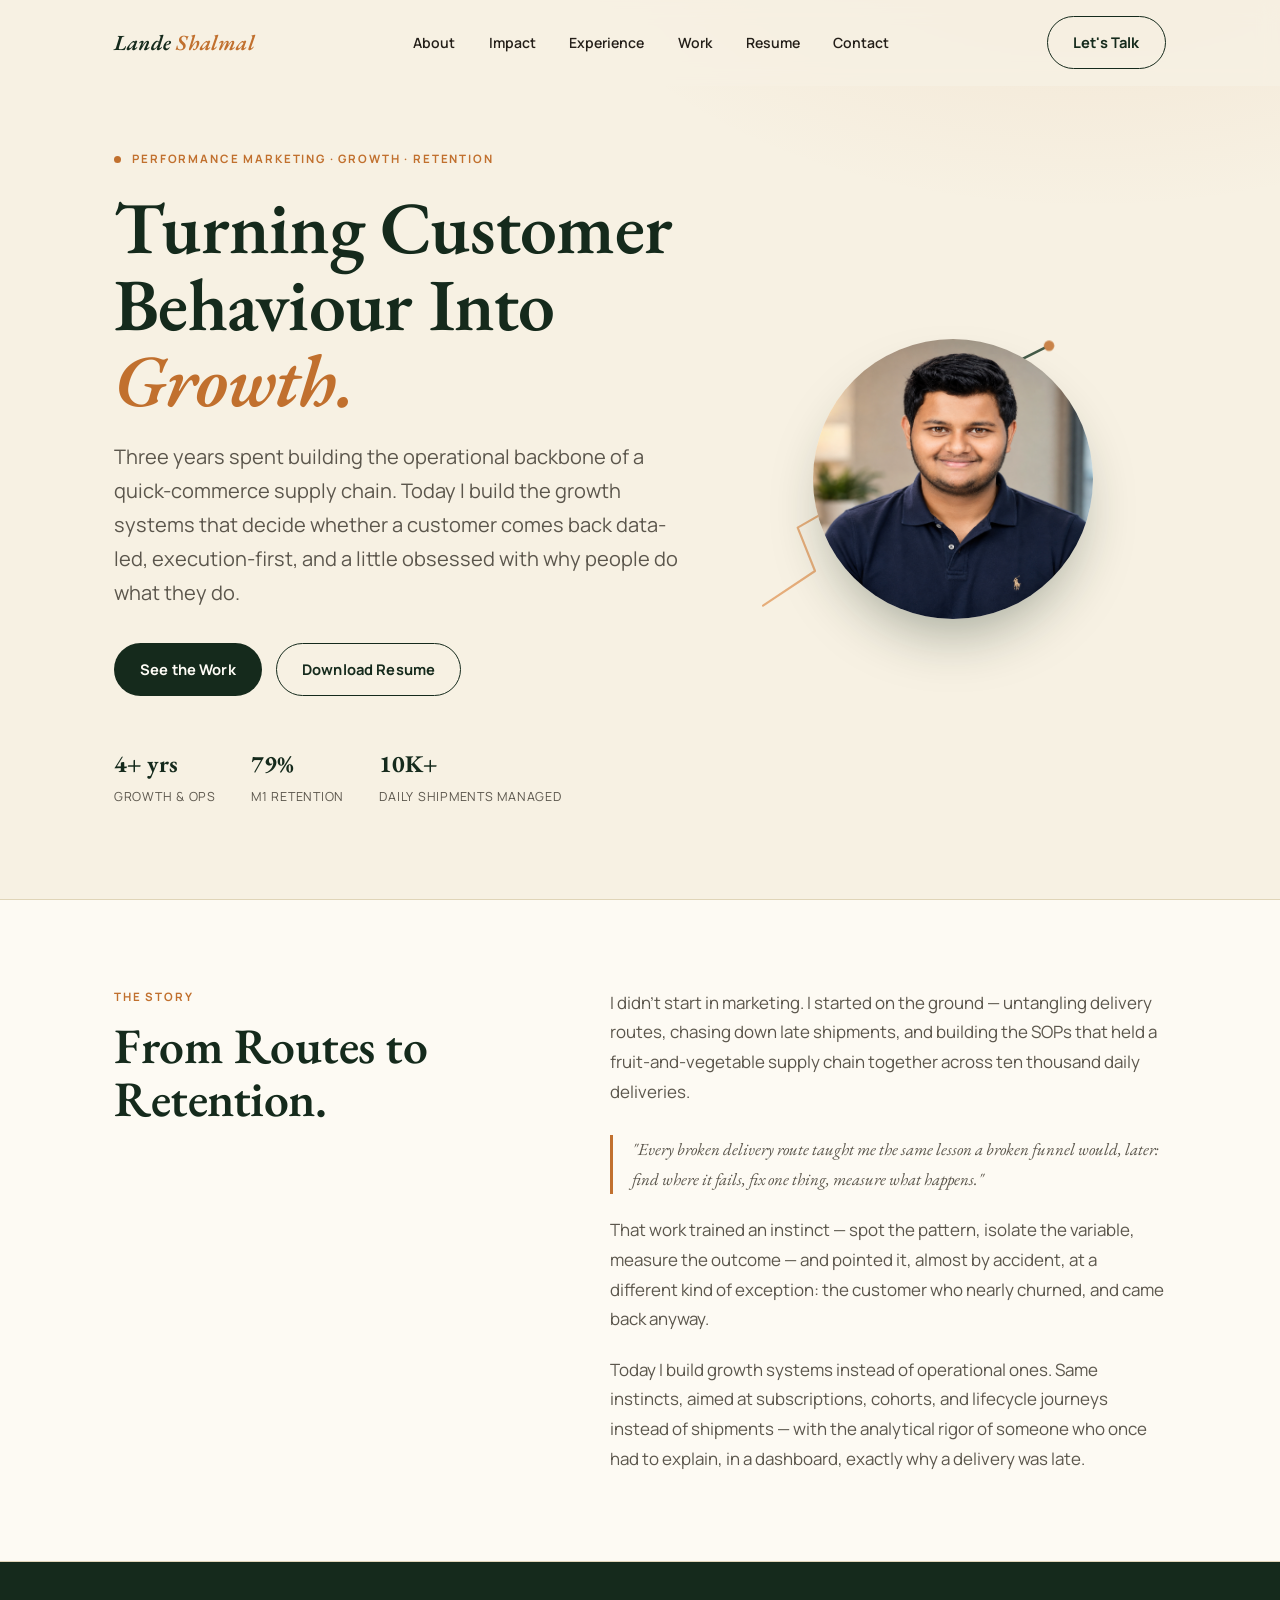
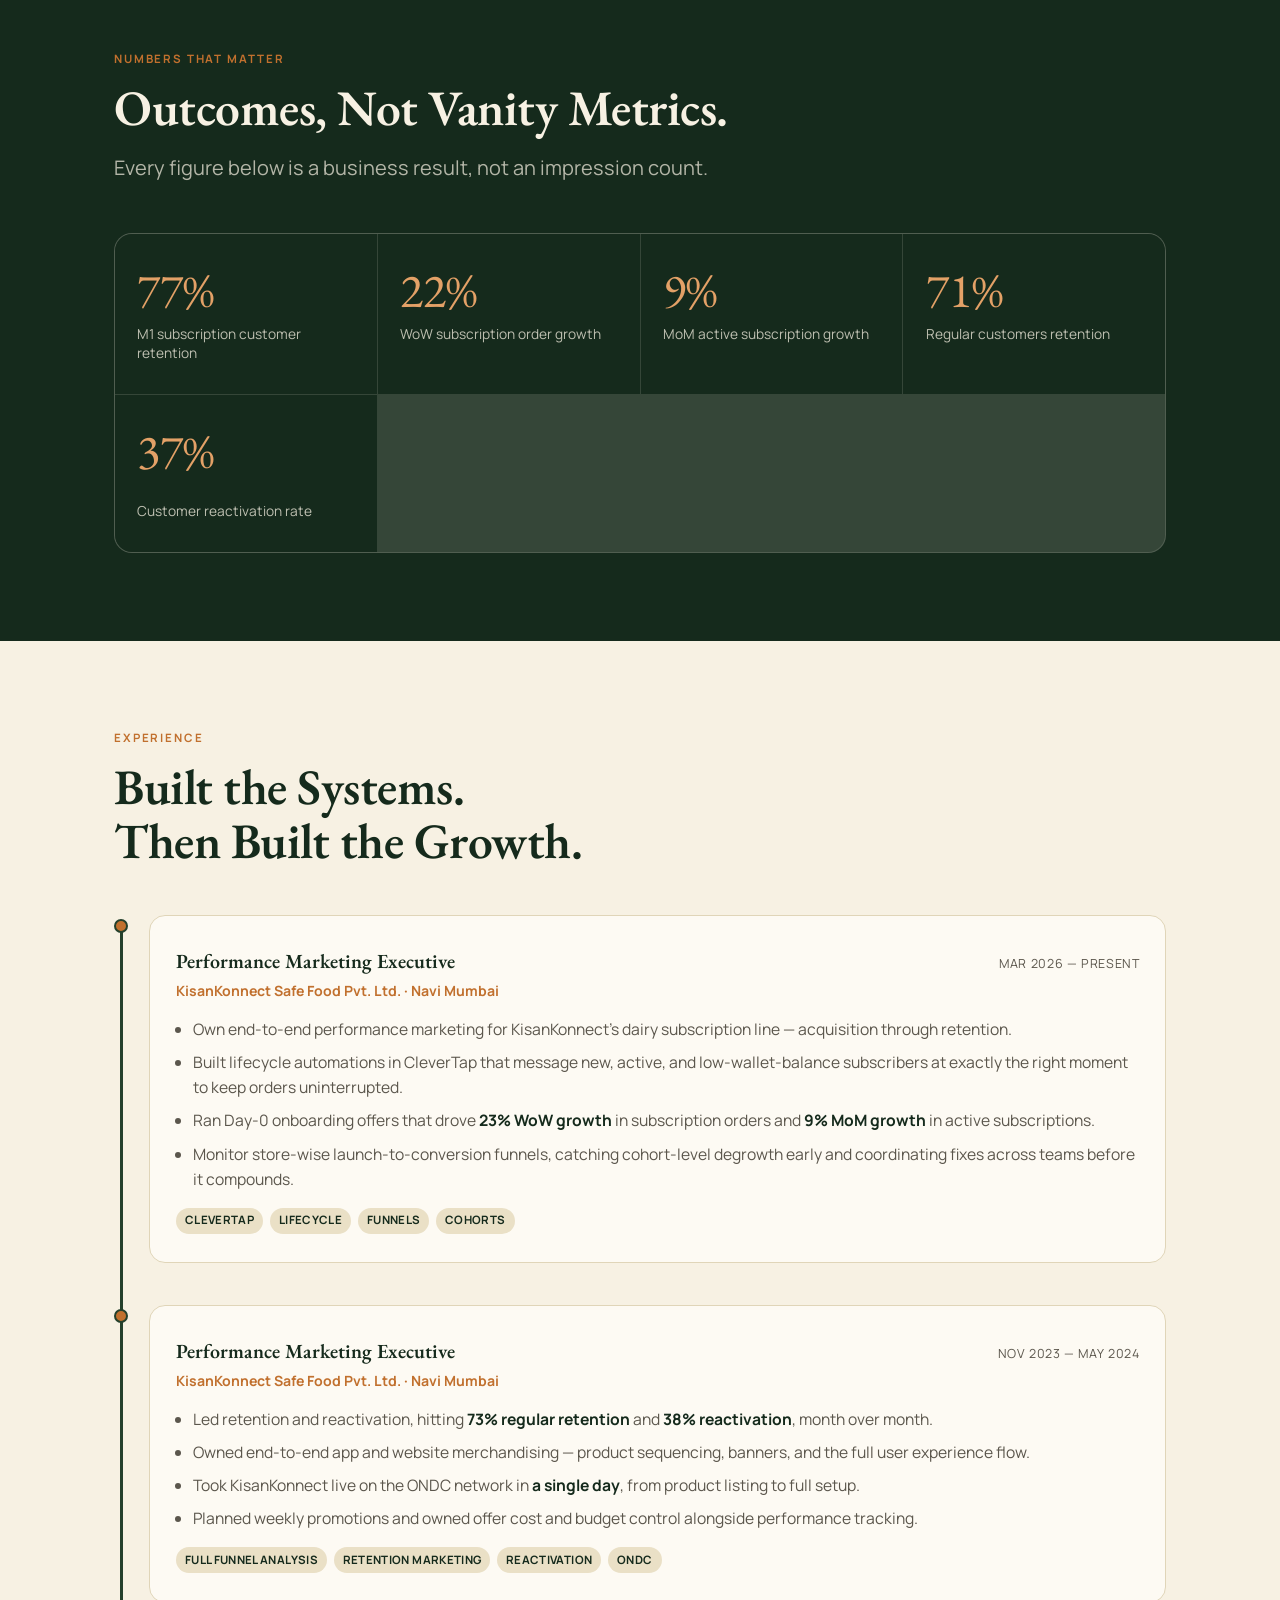
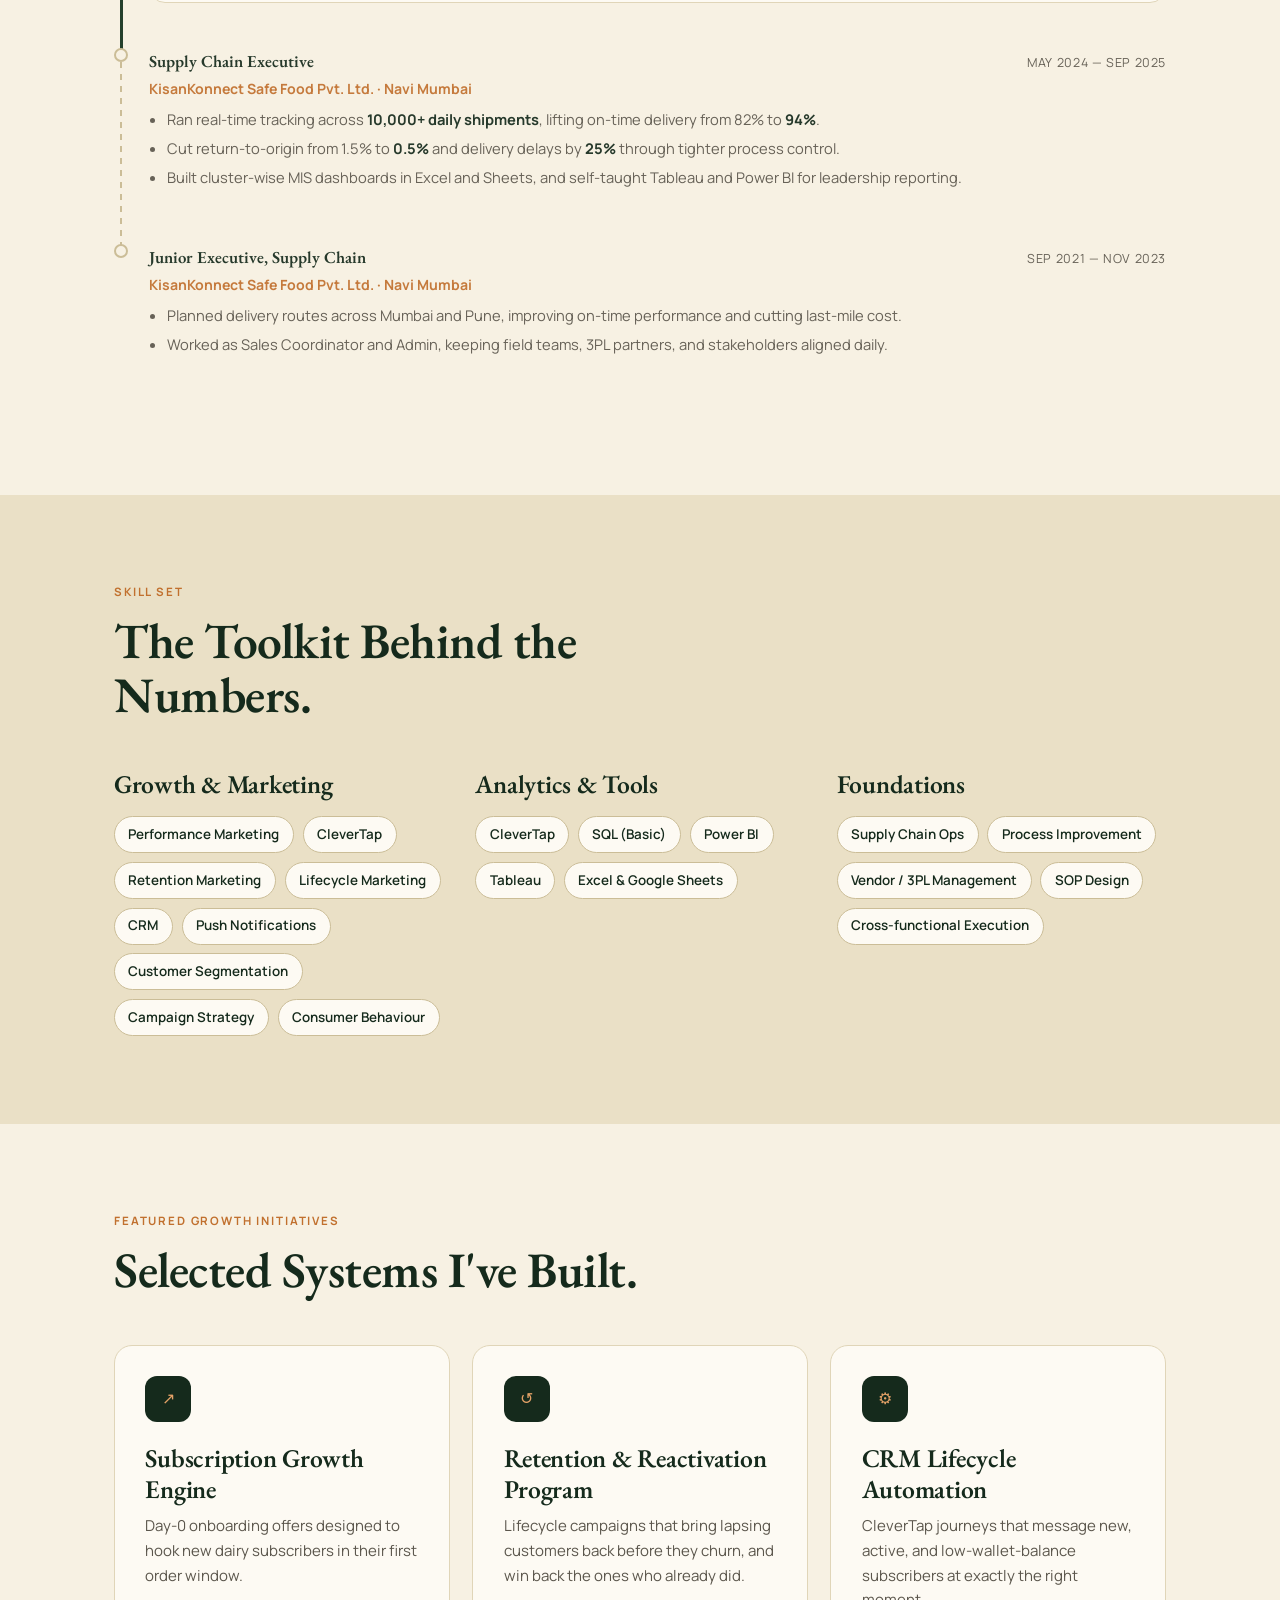
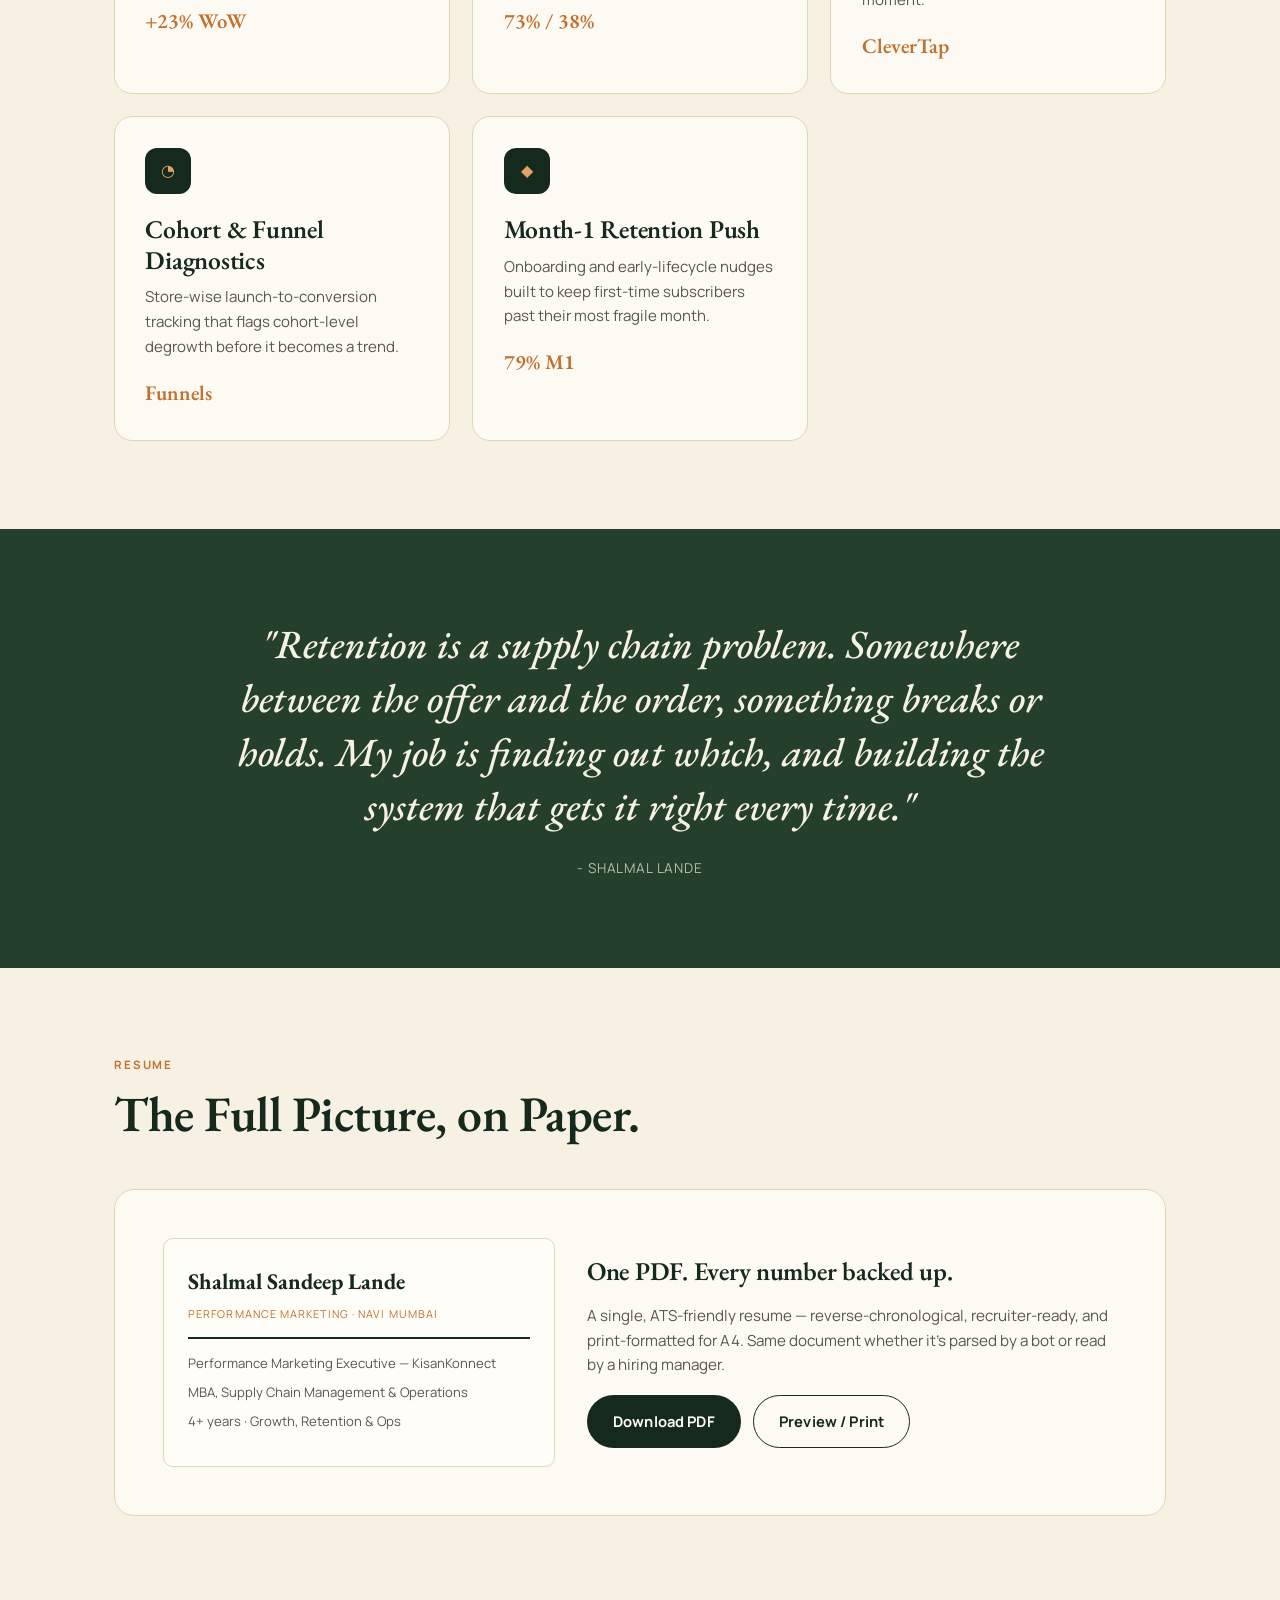
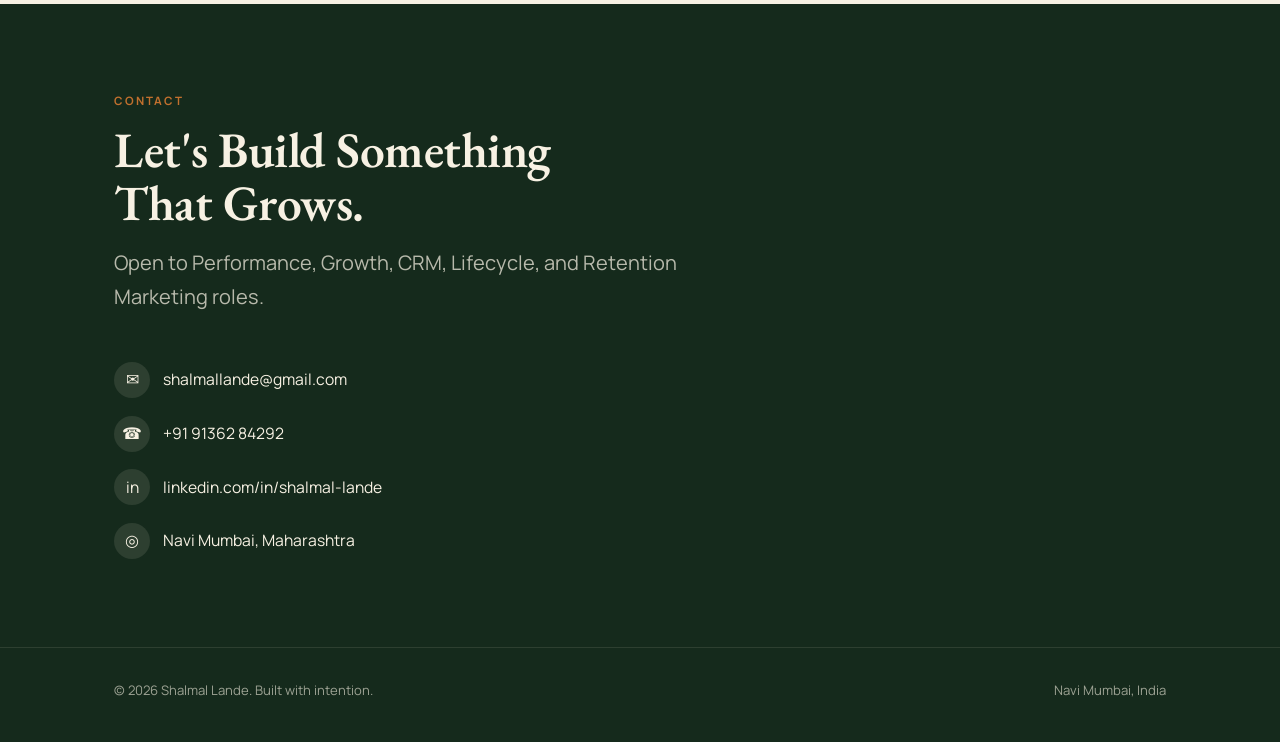
<file: index.html>
<!DOCTYPE html>
<html lang="en">
<head>
<meta charset="UTF-8" />
<meta name="viewport" content="width=device-width, initial-scale=1.0" />
<title>Shalmal Lande — Performance Marketing &amp; Growth</title>
<meta name="description" content="Shalmal Lande is a Performance Marketing professional building retention, lifecycle and growth systems — grounded in four years of supply-chain execution." />

<!-- Open Graph -->
<meta property="og:title" content="Shalmal Lande — Building Growth Through Data" />
<meta property="og:description" content="Performance Marketing professional specializing in retention, lifecycle marketing and CRM automation." />
<meta property="og:type" content="website" />
<meta property="og:locale" content="en_IN" />

<!-- Twitter -->
<meta name="twitter:card" content="summary_large_image" />
<meta name="twitter:title" content="Shalmal Lande — Building Growth Through Data" />
<meta name="twitter:description" content="Performance Marketing professional specializing in retention, lifecycle marketing and CRM automation." />

<!-- Structured data -->
<script type="application/ld+json">
{
  "@context": "https://schema.org",
  "@type": "Person",
  "name": "Shalmal Sandeep Lande",
  "jobTitle": "Performance Marketing Executive",
  "worksFor": { "@type": "Organization", "name": "KisanKonnect Safe Food Private Limited" },
  "address": { "@type": "PostalAddress", "addressLocality": "Navi Mumbai", "addressRegion": "Maharashtra", "addressCountry": "IN" },
  "email": "mailto:shalmallande@gmail.com",
  "sameAs": ["https://www.linkedin.com/in/shalmal-lande-428341118/"]
}
</script>

<link rel="icon" href="data:image/svg+xml,%3Csvg xmlns='http://www.w3.org/2000/svg' viewBox='0 0 64 64'%3E%3Crect width='64' height='64' rx='14' fill='%2324402E'/%3E%3Cpath d='M14 40 L24 24 L32 34 L50 16' stroke='%23C1702E' stroke-width='4' fill='none' stroke-linecap='round' stroke-linejoin='round'/%3E%3C/svg%3E" />

<link rel="preconnect" href="https://fonts.googleapis.com" />
<link rel="preconnect" href="https://fonts.gstatic.com" crossorigin />
<link href="https://fonts.googleapis.com/css2?family=EB+Garamond:ital,wght@0,400;0,500;0,600;0,700;1,500;1,600&family=Manrope:wght@400;500;600;700;800&display=swap" rel="stylesheet" />

<style>
/* ============================================================
   TOKENS
   ============================================================ */
:root{
  --ivory:#F7F1E3;
  --ivory-deep:#EFE6D2;
  --paper:#FDFAF3;
  --forest:#24402C;
  --forest-deep:#152A1C;
  --forest-mid:#33553B;
  --beige:#EAE0C6;
  --ember:#C1702E;
  --ember-soft:#E3A167;
  --charcoal:#241F19;
  --charcoal-soft:#5B564C;
  --hairline:#E0D5B8;
  --hairline-strong:#CBBD97;
  --white:#FFFDF7;

  --display:'EB Garamond', Georgia, serif;
  --body:'Manrope', -apple-system, BlinkMacSystemFont, sans-serif;

  --container:1180px;
  --edge: clamp(20px, 6vw, 64px);
  --ease: cubic-bezier(.16,.84,.44,1);
}

*,*::before,*::after{box-sizing:border-box;}
html{scroll-behavior:smooth;}
@media (prefers-reduced-motion: reduce){
  html{scroll-behavior:auto;}
  *,*::before,*::after{animation-duration:0.001ms !important; animation-iteration-count:1 !important; transition-duration:0.001ms !important; scroll-behavior:auto !important;}
}
body{
  margin:0;
  font-family:var(--body);
  background:var(--ivory);
  color:var(--charcoal);
  line-height:1.6;
  -webkit-font-smoothing:antialiased;
  overflow-x:hidden;
}
img,svg{display:block; max-width:100%;}
a{color:inherit;}
button{font-family:inherit;}
::selection{background:var(--ember-soft); color:var(--forest-deep);}

.container{
  width:100%;
  max-width:var(--container);
  margin:0 auto;
  padding-left:var(--edge);
  padding-right:var(--edge);
}
.eyebrow{
  font-family:var(--body);
  font-size:.72rem;
  font-weight:700;
  letter-spacing:.16em;
  text-transform:uppercase;
  color:var(--ember);
}
h1,h2,h3{
  font-family:var(--display);
  font-weight:600;
  margin:0;
  color:var(--forest-deep);
  letter-spacing:-0.01em;
}
h2{ font-size:clamp(2rem, 4.4vw, 3.1rem); line-height:1.08; }
h3{ font-size:clamp(1.25rem, 2vw, 1.6rem); line-height:1.2; }
p{ margin:0; }
.lede{ font-size:clamp(1.05rem, 1.6vw, 1.25rem); color:var(--charcoal-soft); line-height:1.7; }

.italic-accent{ font-style:italic; color:var(--ember); }

/* Buttons */
.btn{
  display:inline-flex;
  align-items:center;
  gap:.5em;
  font-family:var(--body);
  font-weight:700;
  font-size:.92rem;
  letter-spacing:.01em;
  padding:.95em 1.7em;
  border-radius:100px;
  border:1.5px solid transparent;
  cursor:pointer;
  text-decoration:none;
  transition:transform .35s var(--ease), background .3s ease, color .3s ease, border-color .3s ease;
  will-change:transform;
}
.btn-primary{ background:var(--forest-deep); color:var(--white); }
.btn-primary:hover{ background:var(--forest); }
.btn-ghost{ background:transparent; color:var(--forest-deep); border-color:var(--forest-deep); }
.btn-ghost:hover{ background:var(--forest-deep); color:var(--white); }
.btn-on-dark{ background:var(--ember); color:var(--white); }
.btn-on-dark:hover{ background:var(--ember-soft); }
.btn-ghost-on-dark{ background:transparent; color:var(--ivory); border-color:rgba(247,241,227,.4); }
.btn-ghost-on-dark:hover{ background:rgba(247,241,227,.12); border-color:var(--ivory); }

/* Reveal-on-scroll */
.reveal{ opacity:0; transform:translateY(28px); transition:opacity .8s var(--ease), transform .8s var(--ease); }
.reveal.in-view{ opacity:1; transform:translateY(0); }
.reveal-stagger > *{ opacity:0; transform:translateY(24px); transition:opacity .7s var(--ease), transform .7s var(--ease); }
.reveal-stagger.in-view > *{ opacity:1; transform:translateY(0); }
.reveal-stagger.in-view > *:nth-child(1){transition-delay:.02s;}
.reveal-stagger.in-view > *:nth-child(2){transition-delay:.09s;}
.reveal-stagger.in-view > *:nth-child(3){transition-delay:.16s;}
.reveal-stagger.in-view > *:nth-child(4){transition-delay:.23s;}
.reveal-stagger.in-view > *:nth-child(5){transition-delay:.30s;}
.reveal-stagger.in-view > *:nth-child(6){transition-delay:.37s;}
.reveal-stagger.in-view > *:nth-child(7){transition-delay:.44s;}
.reveal-stagger.in-view > *:nth-child(8){transition-delay:.51s;}

/* ============================================================
   SCROLL PROGRESS + CURSOR GLOW + BACK TO TOP
   ============================================================ */
#scroll-progress{
  position:fixed; top:0; left:0; height:3px; width:0%;
  background:var(--ember); z-index:9999; transition:width .1s linear;
}
#cursor-glow{
  position:fixed; top:0; left:0; width:420px; height:420px;
  border-radius:50%; pointer-events:none; z-index:1;
  background:radial-gradient(circle, rgba(193,112,46,.10) 0%, rgba(193,112,46,0) 70%);
  transform:translate(-50%,-50%); opacity:0; transition:opacity .4s ease;
}
#back-to-top{
  position:fixed; right:20px; bottom:20px; z-index:500;
  width:46px; height:46px; border-radius:50%;
  background:var(--forest-deep); color:var(--ivory);
  border:none; cursor:pointer; display:flex; align-items:center; justify-content:center;
  opacity:0; visibility:hidden; transform:translateY(10px);
  transition:opacity .3s ease, transform .3s ease, visibility .3s;
  box-shadow:0 8px 24px rgba(21,42,28,.25);
}
#back-to-top.show{ opacity:1; visibility:visible; transform:translateY(0); }

/* ============================================================
   NAV
   ============================================================ */
header.nav{
  position:fixed; top:0; left:0; right:0; z-index:1000;
  background:rgba(247,241,227,.82);
  backdrop-filter:blur(10px);
  border-bottom:1px solid transparent;
  transition:border-color .3s ease, background .3s ease;
}
header.nav.scrolled{ border-bottom-color:var(--hairline); }
.nav-inner{
  display:flex; align-items:center; justify-content:space-between;
  padding-top:16px; padding-bottom:16px;
}
.logo{
  font-family:var(--display); font-style:italic; font-weight:600;
  font-size:1.35rem; color:var(--forest-deep); text-decoration:none; letter-spacing:.01em;
}
.logo span{ color:var(--ember); }
.nav-links{ display:none; gap:2.1rem; list-style:none; margin:0; padding:0; align-items:center; }
.nav-links a{
  font-size:.88rem; font-weight:600; text-decoration:none; color:var(--charcoal);
  position:relative; padding-bottom:3px;
}
.nav-links a::after{
  content:""; position:absolute; left:0; right:100%; bottom:0; height:1.5px; background:var(--ember);
  transition:right .3s var(--ease);
}
.nav-links a:hover::after{ right:0; }
.nav-cta{ display:none; }
.nav-toggle{
  background:none; border:none; cursor:pointer; padding:6px; display:flex; flex-direction:column; gap:5px;
}
.nav-toggle span{ width:24px; height:2px; background:var(--forest-deep); border-radius:2px; transition:transform .3s ease, opacity .3s ease; }
.nav-toggle.open span:nth-child(1){ transform:translateY(7px) rotate(45deg); }
.nav-toggle.open span:nth-child(2){ opacity:0; }
.nav-toggle.open span:nth-child(3){ transform:translateY(-7px) rotate(-45deg); }

.mobile-menu{
  position:fixed; inset:0; background:var(--forest-deep); z-index:998;
  display:flex; flex-direction:column; justify-content:center; padding:0 var(--edge);
  transform:translateY(-100%); transition:transform .5s var(--ease); 
}
.mobile-menu.open{ transform:translateY(0); }
.mobile-menu ul{ list-style:none; margin:0; padding:0; display:flex; flex-direction:column; gap:1.1rem; }
.mobile-menu a{
  font-family:var(--display); font-size:2.1rem; color:var(--ivory); text-decoration:none; font-weight:500;
}
.mobile-menu .mm-cta{ margin-top:2rem; }

@media (min-width:900px){
  .nav-links{ display:flex; }
  .nav-cta{ display:inline-flex; }
  .nav-toggle{ display:none; }
}

/* ============================================================
   HERO
   ============================================================ */

.hero{
  position:relative; padding:150px 0 90px; overflow:hidden;
  background:
    radial-gradient(ellipse 900px 500px at 85% -10%, rgba(193,112,46,.10), transparent 60%),
    var(--ivory);


}
.hero-grid{ display:grid; gap:2.4rem; align-items:center; }
.hero-kicker{ display:flex; align-items:center; gap:.7rem; margin-bottom:1.3rem; }
.hero-kicker .dot{ width:7px; height:7px; border-radius:50%; background:var(--ember); }
.hero h1{
  font-size:clamp(2.5rem, 7vw, 4.6rem);
  line-height:1.04;
}
.hero .lede{ margin-top:1.3rem; max-width:52ch; }
.hero-ctas{ display:flex; flex-wrap:wrap; gap:.9rem; margin-top:2.1rem; }
.hero-meta{
  display:flex; gap:2.2rem; margin-top:3rem; flex-wrap:wrap;
}
.hero-meta div{ }
.hero-meta strong{ display:block; font-family:var(--display); font-size:1.5rem; color:var(--forest-deep); }
.hero-meta span{ font-size:.78rem; color:var(--charcoal-soft); text-transform:uppercase; letter-spacing:.06em; }

.hero-visual{ position:relative; min-height:280px; }
.hero-avatar{
  width:min(280px, 60vw); aspect-ratio:1; border-radius:50%;
  margin:0 auto;
  background:linear-gradient(155deg, var(--forest-mid), var(--forest-deep));
  display:flex; align-items:center; justify-content:center;
  font-family:var(--display); font-style:italic; font-size:5rem; color:var(--ivory);
  position:relative; z-index:2;
  box-shadow:0 30px 60px -20px rgba(21,42,28,.4);

}
.route-svg{ position:absolute; inset:-10% -10% auto -10%; height:130%; width:120%; z-index:1; opacity:.85; }
.route-path{
  fill:none; stroke:var(--ember-soft); stroke-width:2.5; stroke-linecap:round; stroke-linejoin:round;
  stroke-dasharray:6 10;
}
.route-path.grow{ stroke:var(--forest); stroke-width:3; stroke-dasharray:none; }
.route-draw{ stroke-dasharray:1000; stroke-dashoffset:1000; animation:draw 2.6s var(--ease) forwards .3s; }
.route-draw2{ stroke-dasharray:1000; stroke-dashoffset:1000; animation:draw 2.6s var(--ease) forwards .9s; }
@keyframes draw{ to{ stroke-dashoffset:0; } }
.route-dot{ fill:var(--ember); opacity:0; animation:dotpop .4s ease forwards 2.6s; }
@keyframes dotpop{ to{opacity:1;} }

@media (min-width:900px){
  .hero-grid{ grid-template-columns:1.15fr .85fr; gap:3rem; }



/* ============================================================
   SECTION shells
   ============================================================ */
section{ padding:88px 0; position:relative; }
.section-head{ max-width:640px; margin-bottom:3rem; }
.section-head .eyebrow{ margin-bottom:.8rem; display:block; }

/* ABOUT */
.about{ background:var(--paper); border-top:1px solid var(--hairline); border-bottom:1px solid var(--hairline); }
.about-grid{ display:grid; gap:2.6rem; }
.about-copy p{ margin-bottom:1.3rem; color:var(--charcoal-soft); font-size:1.06rem; line-height:1.75; }
.about-copy p:last-child{ margin-bottom:0; }
.pull{
  border-left:3px solid var(--ember); padding-left:1.2rem; margin:1.8rem 0;
  font-family:var(--display); font-style:italic; font-size:1.25rem; color:var(--forest-deep);
}
@media (min-width:900px){
  .about-grid{ grid-template-columns:.9fr 1.1fr; }
}

/* NUMBERS */
.numbers{ background:var(--forest-deep); color:var(--ivory); }
.numbers h2, .numbers .section-head p{ color:var(--ivory); }
.numbers .section-head p{ color:rgba(247,241,227,.7); }
.kpi-grid{
  display:grid; grid-template-columns:repeat(2,1fr); gap:1px;
  background:rgba(247,241,227,.14); border:1px solid rgba(247,241,227,.14); border-radius:18px; overflow:hidden;
}
.kpi-card{ background:var(--forest-deep); padding:2rem 1.4rem; text-align:left; }
.kpi-num{
  font-family:var(--display); font-size:clamp(2.1rem, 4vw, 3rem); color:var(--ember-soft); line-height:1;
  display:flex; align-items:baseline; gap:.15em;
}
.kpi-label{ margin-top:.6rem; font-size:.86rem; color:rgba(247,241,227,.75); line-height:1.4; }
.kpi-rto{ grid-column:1 / 1; display:flex; align-items:baseline; gap:1rem; flex-wrap:wrap; }
.kpi-rto .arrow{ color:var(--ember-soft); font-family:var(--display); font-size:1.6rem; }
@media (min-width:700px){
  .kpi-grid{ grid-template-columns:repeat(4,1fr); }
}

/* EXPERIENCE */
.timeline{ position:relative; }
.tl-item{ position:relative; padding-left:2.2rem; padding-bottom:2.6rem; }
.tl-item::before{ /* spine */
  content:""; position:absolute; left:6px; top:6px; bottom:-6px; width:2px; background:var(--hairline-strong);
}
.tl-item:last-child::before{ display:none; }
.tl-item::after{ /* dot */
  content:""; position:absolute; left:0; top:4px; width:14px; height:14px; border-radius:50%;
  background:var(--ivory); border:2.5px solid var(--hairline-strong);
}
.tl-item.role-marketing::before{ background:var(--forest); width:3px; left:5.5px; }
.tl-item.role-marketing::after{ border-color:var(--forest); background:var(--ember); }
.tl-item.role-supply::before{ background:repeating-linear-gradient(to bottom, var(--hairline-strong) 0 6px, transparent 6px 12px); }

.tl-card{ }
.tl-card.emph{
  background:var(--paper); border:1px solid var(--hairline); border-radius:16px; padding:1.8rem 1.6rem;
}
.tl-card.muted{ padding:0.2rem 0 0.2rem 0; opacity:.92; }
.tl-top{ display:flex; flex-wrap:wrap; align-items:baseline; justify-content:space-between; gap:.4rem; margin-bottom:.2rem;}
.tl-role{ font-family:var(--display); font-weight:600; font-size:1.25rem; color:var(--forest-deep); }
.tl-card.muted .tl-role{ font-size:1.05rem; }
.tl-date{ font-size:.78rem; color:var(--charcoal-soft); text-transform:uppercase; letter-spacing:.05em; white-space:nowrap; }
.tl-company{ font-size:.88rem; color:var(--ember); font-weight:700; margin-bottom:.9rem; }
.tl-card.muted .tl-company{ margin-bottom:.5rem; }
.tl-bullets{ margin:0; padding-left:1.1rem; color:var(--charcoal-soft); }
.tl-bullets li{ margin-bottom:.5rem; font-size:.98rem; line-height:1.6; }
.tl-card.muted .tl-bullets li{ font-size:.92rem; margin-bottom:.35rem; }
.tl-bullets strong{ color:var(--forest-deep); }
.tag-row{ display:flex; flex-wrap:wrap; gap:.4rem; margin-top:1rem; }
.tag{
  font-size:.72rem; font-weight:700; letter-spacing:.03em; text-transform:uppercase;
  background:var(--beige); color:var(--forest-deep); padding:.32em .8em; border-radius:100px;
}

/* SKILLS */
.skills{ background:var(--beige); }
.skills-grid{ display:grid; gap:2rem; }
.skill-group h3{ margin-bottom:1rem; }
.skill-group .pill-row{ display:flex; flex-wrap:wrap; gap:.55rem; }
.pill{
  font-size:.84rem; font-weight:600; color:var(--forest-deep); background:var(--paper);
  border:1px solid var(--hairline-strong); padding:.5em 1em; border-radius:100px;
  transition:background .25s ease, color .25s ease, transform .25s ease;
}
.pill:hover{ background:var(--forest-deep); color:var(--ivory); transform:translateY(-2px); }
@media (min-width:900px){
  .skills-grid{ grid-template-columns:repeat(3,1fr); }
}

/* FEATURED WORK */
.work-grid{ display:grid; gap:1.4rem; }
.work-card{
  border:1px solid var(--hairline); border-radius:18px; padding:1.9rem; background:var(--paper);
  transition:transform .4s var(--ease), box-shadow .4s var(--ease), border-color .4s ease;
  position:relative; overflow:hidden;
}
.work-card:hover{ transform:translateY(-6px); box-shadow:0 24px 48px -24px rgba(36,32,25,.18); border-color:var(--hairline-strong); }
.work-icon{
  width:46px; height:46px; border-radius:12px; background:var(--forest-deep); color:var(--ember-soft);
  display:flex; align-items:center; justify-content:center; margin-bottom:1.3rem;
}
.work-card h3{ margin-bottom:.6rem; }
.work-card p{ color:var(--charcoal-soft); font-size:.94rem; line-height:1.65; margin-bottom:1rem; }
.work-stat{ font-family:var(--display); color:var(--ember); font-size:1.3rem; font-weight:600; }
@media (min-width:700px){ .work-grid{ grid-template-columns:repeat(2,1fr); } }
@media (min-width:1050px){ .work-grid{ grid-template-columns:repeat(3,1fr); } }

/* PHILOSOPHY */
.philosophy{
  background:var(--forest); color:var(--ivory); text-align:center;
}
.philosophy-quote{
  font-family:var(--display); font-style:italic; font-weight:500;
  font-size:clamp(1.5rem, 3.6vw, 2.5rem); line-height:1.35; max-width:820px; margin:0 auto;
}
.philosophy-attr{ margin-top:1.6rem; font-size:.85rem; letter-spacing:.06em; text-transform:uppercase; color:rgba(247,241,227,.7); }

/* RESUME */
.resume-panel{
  display:grid; gap:2rem; background:var(--paper); border:1px solid var(--hairline); border-radius:20px; padding:clamp(1.6rem,4vw,3rem);
}
.resume-doc{
  background:var(--white); border:1px solid var(--hairline); border-radius:10px; padding:1.6rem 1.5rem;
  font-family:var(--display);
}
.resume-doc .rd-name{ font-size:1.4rem; font-weight:700; color:var(--forest-deep); }
.resume-doc .rd-tag{ font-family:var(--body); font-size:.68rem; letter-spacing:.1em; text-transform:uppercase; color:var(--ember); margin-top:.3rem; }
.resume-doc hr{ border:none; border-top:2px solid var(--forest-deep); margin:.9rem 0; }
.resume-doc .rd-line{ font-family:var(--body); font-size:.82rem; color:var(--charcoal-soft); margin-bottom:.5rem; }
.resume-actions{ display:flex; flex-direction:column; gap:1.1rem; justify-content:center; }
.resume-actions p{ color:var(--charcoal-soft); font-size:.95rem; }
.resume-btns{ display:flex; flex-wrap:wrap; gap:.8rem; }
@media (min-width:850px){ .resume-panel{ grid-template-columns:.85fr 1.15fr; } }

/* CONTACT */
.contact{ background:var(--forest-deep); color:var(--ivory); }
.contact h2{ color:var(--ivory); }
.contact .section-head p{ color:rgba(247,241,227,.72); }
.contact-grid{ display:grid; gap:2.4rem; }
.contact-info{ display:flex; flex-direction:column; gap:1.1rem; }
.contact-info a, .contact-info div{
  display:flex; align-items:center; gap:.8rem; text-decoration:none; color:var(--ivory); font-size:.98rem;
}
.ci-icon{ width:36px; height:36px; border-radius:50%; background:rgba(247,241,227,.1); display:flex; align-items:center; justify-content:center; flex-shrink:0; }
.contact-info a{ transition:opacity .25s ease; }
.contact-info a:hover{ opacity:.7; }

.contact-form{ display:flex; flex-direction:column; gap:.9rem; }
.contact-form input, .contact-form textarea{
  width:100%; background:rgba(247,241,227,.07); border:1px solid rgba(247,241,227,.22); border-radius:10px;
  padding:.9em 1em; color:var(--ivory); font-family:var(--body); font-size:.95rem;
}
.contact-form input::placeholder, .contact-form textarea::placeholder{ color:rgba(247,241,227,.5); }
.contact-form input:focus, .contact-form textarea:focus{ outline:2px solid var(--ember); outline-offset:1px; }
.form-note{ font-size:.78rem; color:rgba(247,241,227,.55); }
@media (min-width:900px){ .contact-grid{ grid-template-columns:.85fr 1.15fr; } }

/* FOOTER */
footer{ background:var(--forest-deep); color:rgba(247,241,227,.6); padding:2rem 0 2.6rem; border-top:1px solid rgba(247,241,227,.1); font-size:.82rem; }
.footer-row{ display:flex; flex-wrap:wrap; justify-content:space-between; gap:1rem; align-items:center; }

/* Focus visibility */
a:focus-visible, button:focus-visible{ outline:2px solid var(--ember); outline-offset:2px; }
</style>
</head>
<body>

<div id="scroll-progress"></div>
<div id="cursor-glow"></div>

<header class="nav" id="siteNav">
  <div class="container nav-inner">
    <a href="#top" class="logo">Lande <span>Shalmal</span></a>
    <ul class="nav-links">
      <li><a href="#about">About</a></li>
      <li><a href="#numbers">Impact</a></li>
      <li><a href="#experience">Experience</a></li>
      <li><a href="#work">Work</a></li>
      <li><a href="#resume">Resume</a></li>
      <li><a href="#contact">Contact</a></li>
    </ul>
    <a href="#contact" class="btn btn-ghost nav-cta">Let's Talk</a>
    <button class="nav-toggle" id="navToggle" aria-label="Toggle menu">
      <span></span><span></span><span></span>
    </button>
  </div>
</header>

<div class="mobile-menu" id="mobileMenu">
  <ul>
    <li><a href="#about">About</a></li>
    <li><a href="#numbers">Impact</a></li>
    <li><a href="#experience">Experience</a></li>
    <li><a href="#work">Work</a></li>
    <li><a href="#resume">Resume</a></li>
    <li><a href="#contact">Contact</a></li>
  </ul>
  <a href="#contact" class="btn btn-on-dark mm-cta">Let's Talk</a>
</div>

<main id="top">

<!-- ============ HERO ============ -->
<section class="hero">
  <div class="container hero-grid">
    <div>
      <div class="hero-kicker"><span class="dot"></span><span class="eyebrow">Performance Marketing · Growth · Retention</span></div>
      <h1>Turning Customer<br/>Behaviour Into <span class="italic-accent">Growth.</span></h1>
      <p class="lede">Three years spent building the operational backbone of a quick-commerce supply chain. Today I build the growth systems that decide whether a customer comes back data-led, execution-first, and a little obsessed with why people do what they do.</p>
      <div class="hero-ctas">
        <a href="#work" class="btn btn-primary magnetic">See the Work</a>
        <a href="#resume" class="btn btn-ghost magnetic">Download Resume</a>
      </div>
      <div class="hero-meta">
        <div><strong>4+ yrs</strong><span>Growth &amp; Ops</span></div>
        <div><strong>79%</strong><span>M1 Retention</span></div>
        <div><strong>10K+</strong><span>Daily Shipments Managed</span></div>
      </div>
    </div>
   <div class="hero-visual">
  <svg class="route-svg" viewBox="0 0 400 420" preserveAspectRatio="xMidYMid meet" aria-hidden="true">
    <path class="route-path route-draw" d="M30 340 L90 300 L70 250 L140 210 L120 160" />
    <path class="route-path grow route-draw2" d="M120 160 L180 130 L230 150 L280 80 L360 40" />
    <circle class="route-dot" cx="360" cy="40" r="6"></circle>
</svg>
<div class="hero-image">
  <img src="SHALMALLANDE.PNG" alt="SL" class="hero-avatar">
</div>
</section>

<!-- ============ ABOUT ============ -->
<section class="about" id="about">
  <div class="container about-grid">
    <div class="section-head reveal" style="margin-bottom:0;">
      <span class="eyebrow">The Story</span>
      <h2>From Routes to Retention.</h2>
    </div>
    <div class="about-copy reveal">
      <p>I didn't start in marketing. I started on the ground — untangling delivery routes, chasing down late shipments, and building the SOPs that held a fruit-and-vegetable supply chain together across ten thousand daily deliveries.</p>
      <p class="pull">"Every broken delivery route taught me the same lesson a broken funnel would, later: find where it fails, fix one thing, measure what happens."</p>
      <p>That work trained an instinct — spot the pattern, isolate the variable, measure the outcome — and pointed it, almost by accident, at a different kind of exception: the customer who nearly churned, and came back anyway.</p>
      <p>Today I build growth systems instead of operational ones. Same instincts, aimed at subscriptions, cohorts, and lifecycle journeys instead of shipments — with the analytical rigor of someone who once had to explain, in a dashboard, exactly why a delivery was late.</p>
    </div>
  </div>
</section>

<!-- ============ NUMBERS ============ -->
<section class="numbers" id="numbers">
  <div class="container">
    <div class="section-head reveal">
      <span class="eyebrow">Numbers That Matter</span>
      <h2>Outcomes, Not Vanity Metrics.</h2>
      <p class="lede" style="margin-top:1rem;">Every figure below is a business result, not an impression count.</p>
    </div>
    <div class="kpi-grid reveal-stagger">
      <div class="kpi-card">
        <div class="kpi-num"><span class="counter" data-target="79" data-suffix="%">0%</span></div>
        <div class="kpi-label">M1 subscription customer retention</div>
      </div>
      <div class="kpi-card">
        <div class="kpi-num"><span class="counter" data-target="23" data-suffix="%">0%</span></div>
        <div class="kpi-label">WoW subscription order growth</div>
      </div>
      <div class="kpi-card">
        <div class="kpi-num"><span class="counter" data-target="9" data-suffix="%">0%</span></div>
        <div class="kpi-label">MoM active subscription growth</div>
      </div>
      <div class="kpi-card">
        <div class="kpi-num"><span class="counter" data-target="73" data-suffix="%">0%</span></div>
        <div class="kpi-label">Regular customers retention</div>
      </div>
      <div class="kpi-card kpi-rto">
 <div class="kpi-num"><span class="counter" data-target="38" data-suffix="%">0%</span></div>
	<div class="kpi-label">Customer reactivation rate</div>
      </div>
  
</section>

<!-- ============ EXPERIENCE ============ -->
<section id="experience">
  <div class="container">
    <div class="section-head reveal">
      <span class="eyebrow">Experience</span>
      <h2>Built the Systems.<br/>Then Built the Growth.</h2>
    </div>

    <div class="timeline">

      <div class="tl-item role-marketing reveal">
        <div class="tl-card emph">
          <div class="tl-top">
            <span class="tl-role">Performance Marketing Executive</span>
            <span class="tl-date">Mar 2026 — Present</span>
          </div>
          <div class="tl-company">KisanKonnect Safe Food Pvt. Ltd. · Navi Mumbai</div>
          <ul class="tl-bullets">
            <li>Own end‑to‑end performance marketing for KisanKonnect's dairy subscription line — acquisition through retention.</li>
            <li>Built lifecycle automations in CleverTap that message new, active, and low‑wallet‑balance subscribers at exactly the right moment to keep orders uninterrupted.</li>
            <li>Ran Day‑0 onboarding offers that drove <strong>23% WoW growth</strong> in subscription orders and <strong>9% MoM growth</strong> in active subscriptions.</li>
            <li>Monitor store‑wise launch‑to‑conversion funnels, catching cohort‑level degrowth early and coordinating fixes across teams before it compounds.</li>
          </ul>
          <div class="tag-row"><span class="tag">CleverTap</span><span class="tag">Lifecycle</span><span class="tag">Funnels</span><span class="tag">Cohorts</span></div>
        </div>
      </div>

      <div class="tl-item role-marketing reveal">
        <div class="tl-card emph">
          <div class="tl-top">
            <span class="tl-role">Performance Marketing Executive</span>
            <span class="tl-date">Nov 2023 — May 2024</span>
          </div>
          <div class="tl-company">KisanKonnect Safe Food Pvt. Ltd. · Navi Mumbai</div>
          <ul class="tl-bullets">
            <li>Led retention and reactivation, hitting <strong>73% regular retention</strong> and <strong>38% reactivation</strong>, month over month.</li>
            <li>Owned end‑to‑end app and website merchandising — product sequencing, banners, and the full user experience flow.</li>
            <li>Took KisanKonnect live on the ONDC network in <strong>a single day</strong>, from product listing to full setup.</li>
            <li>Planned weekly promotions and owned offer cost and budget control alongside performance tracking.</li>
          </ul>
          <div class="tag-row"><span class="tag">Full Funnel Analysis</span><span class="tag">Retention Marketing</span><span class="tag">Reactivation</span><span class="tag">ONDC</span></div>
        </div>
      </div>

      <div class="tl-item role-supply reveal">
        <div class="tl-card muted">
          <div class="tl-top">
            <span class="tl-role">Supply Chain Executive</span>
            <span class="tl-date">May 2024 — Sep 2025</span>
          </div>
          <div class="tl-company">KisanKonnect Safe Food Pvt. Ltd. · Navi Mumbai</div>
          <ul class="tl-bullets">
            <li>Ran real‑time tracking across <strong>10,000+ daily shipments</strong>, lifting on‑time delivery from 82% to <strong>94%</strong>.</li>
            <li>Cut return‑to‑origin from 1.5% to <strong>0.5%</strong> and delivery delays by <strong>25%</strong> through tighter process control.</li>
            <li>Built cluster‑wise MIS dashboards in Excel and Sheets, and self‑taught Tableau and Power BI for leadership reporting.</li>
          </ul>
        </div>
      </div>

      <div class="tl-item role-supply reveal">
        <div class="tl-card muted">
          <div class="tl-top">
            <span class="tl-role">Junior Executive, Supply Chain</span>
            <span class="tl-date">Sep 2021 — Nov 2023</span>
          </div>
          <div class="tl-company">KisanKonnect Safe Food Pvt. Ltd. · Navi Mumbai</div>
          <ul class="tl-bullets">
            <li>Planned delivery routes across Mumbai and Pune, improving on‑time performance and cutting last‑mile cost.</li>
            <li>Worked as Sales Coordinator and Admin, keeping field teams, 3PL partners, and stakeholders aligned daily.</li>
          </ul>
        </div>
      </div>

    </div>
  </div>
</section>

<!-- ============ SKILLS ============ -->
<section class="skills">
  <div class="container">
    <div class="section-head reveal">
      <span class="eyebrow">Skill Set</span>
      <h2>The Toolkit Behind the Numbers.</h2>
    </div>
    <div class="skills-grid reveal-stagger">
      <div class="skill-group">
        <h3>Growth &amp; Marketing</h3>
        <div class="pill-row">
          <span class="pill">Performance Marketing</span>
 <span class="pill">CleverTap</span>
          <span class="pill">Retention Marketing</span>
          <span class="pill">Lifecycle Marketing</span>
          <span class="pill">CRM</span>
          <span class="pill">Push Notifications</span>
          <span class="pill">Customer Segmentation</span>
          <span class="pill">Campaign Strategy</span>
          <span class="pill">Consumer Behaviour</span>
        </div>
      </div>
      <div class="skill-group">
        <h3>Analytics &amp; Tools</h3>
        <div class="pill-row">
          <span class="pill">CleverTap</span>
          <span class="pill">SQL (Basic)</span>
          <span class="pill">Power BI</span>
          <span class="pill">Tableau</span>
          <span class="pill">Excel &amp; Google Sheets</span>
        </div>
      </div>
      <div class="skill-group">
        <h3>Foundations</h3>
        <div class="pill-row">
          <span class="pill">Supply Chain Ops</span>
          <span class="pill">Process Improvement</span>
          <span class="pill">Vendor / 3PL Management</span>
          <span class="pill">SOP Design</span>
          <span class="pill">Cross‑functional Execution</span>
        </div>
      </div>
    </div>
  </div>
</section>

<!-- ============ FEATURED WORK ============ -->
<section id="work">
  <div class="container">
    <div class="section-head reveal">
      <span class="eyebrow">Featured Growth Initiatives</span>
      <h2>Selected Systems I've Built.</h2>
    </div>
    <div class="work-grid reveal-stagger">

      <div class="work-card">
        <div class="work-icon">↗</div>
        <h3>Subscription Growth Engine</h3>
        <p>Day‑0 onboarding offers designed to hook new dairy subscribers in their first order window.</p>
        <div class="work-stat">+23% WoW</div>
      </div>

      <div class="work-card">
        <div class="work-icon">↺</div>
        <h3>Retention &amp; Reactivation Program</h3>
        <p>Lifecycle campaigns that bring lapsing customers back before they churn, and win back the ones who already did.</p>
        <div class="work-stat">73% / 38%</div>
      </div>

      <div class="work-card">
        <div class="work-icon">⚙</div>
        <h3>CRM Lifecycle Automation</h3>
        <p>CleverTap journeys that message new, active, and low‑wallet‑balance subscribers at exactly the right moment.</p>
        <div class="work-stat">CleverTap</div>
      </div>

      <div class="work-card">
        <div class="work-icon">◔</div>
        <h3>Cohort &amp; Funnel Diagnostics</h3>
        <p>Store‑wise launch‑to‑conversion tracking that flags cohort‑level degrowth before it becomes a trend.</p>
        <div class="work-stat">Funnels</div>
      </div>

 

      <div class="work-card">
        <div class="work-icon">◆</div>
        <h3>Month‑1 Retention Push</h3>
        <p>Onboarding and early‑lifecycle nudges built to keep first‑time subscribers past their most fragile month.</p>
        <div class="work-stat">79% M1</div>
      </div>

    </div>
  </div>
</section>

<!-- ============ PHILOSOPHY ============ -->
<section class="philosophy">
  <div class="container">
    <p class="philosophy-quote reveal">"Retention is a supply chain problem. Somewhere between the offer and the order, something breaks or holds. My job is finding out which, and building the system that gets it right every time."</p>
    <p class="philosophy-attr reveal">- Shalmal Lande</p>
  </div>
</section>

<!-- ============ RESUME ============ -->
<section id="resume">
  <div class="container">
    <div class="section-head reveal">
      <span class="eyebrow">Resume</span>
      <h2>The Full Picture, on Paper.</h2>
    </div>
    <div class="resume-panel reveal">
      <div class="resume-doc">
        <div class="rd-name">Shalmal Sandeep Lande</div>
        <div class="rd-tag">Performance Marketing · Navi Mumbai</div>
        <hr/>
        <div class="rd-line">Performance Marketing Executive — KisanKonnect</div>
        <div class="rd-line">MBA, Supply Chain Management &amp; Operations</div>
        <div class="rd-line">4+ years · Growth, Retention &amp; Ops</div>
      </div>
      <div class="resume-actions">
        <h3>One PDF. Every number backed up.</h3>
        <p>A single, ATS‑friendly resume — reverse‑chronological, recruiter‑ready, and print‑formatted for A4. Same document whether it's parsed by a bot or read by a hiring manager.</p>
        <div class="resume-btns">
          <a href="resume-shalmalpdf.pdf" download class="btn btn-primary magnetic">Download PDF</a>
			 <a href="resume-shalmalpdf.pdf" target="_blank" class="btn btn-ghost magnetic">Preview / Print
			 </a>
        </div>
      </div>
    </div>
  </div>
</section>

<!-- ============ CONTACT ============ -->
<section class="contact" id="contact">
  <div class="container">
    <div class="section-head reveal">
      <span class="eyebrow">Contact</span>
      <h2>Let's Build Something<br/>That Grows.</h2>
      <p class="lede" style="margin-top:1rem;">Open to Performance, Growth, CRM, Lifecycle, and Retention Marketing roles.</p>
    </div>

    <div class="contact-grid">
      <div class="contact-info reveal">
        <a href="mailto:shalmallande@gmail.com">
          <span class="ci-icon">✉</span> shalmallande@gmail.com
        </a>
        <a href="tel:+919136284292">
          <span class="ci-icon">☎</span> +91 91362 84292
        </a>
        <a href="https://www.linkedin.com/in/shalmal-lande-428341118/" target="_blank" rel="noopener">
          <span class="ci-icon">in</span> linkedin.com/in/shalmal-lande
        </a>
        <div>
          <span class="ci-icon">◎</span> Navi Mumbai, Maharashtra
        </div>
   
 
</section>

</main>

<footer>
  <div class="container footer-row">
    <span>© 2026 Shalmal Lande. Built with intention.</span>
    <span>Navi Mumbai, India</span>
  </div>
</footer>

<button id="back-to-top" aria-label="Back to top">↑</button>

<script>
// Nav scroll state
const navEl = document.getElementById('siteNav');
window.addEventListener('scroll', () => {
  navEl.classList.toggle('scrolled', window.scrollY > 10);
  const doc = document.documentElement;
  const pct = (window.scrollY / (doc.scrollHeight - doc.clientHeight)) * 100;
  document.getElementById('scroll-progress').style.width = pct + '%';
  document.getElementById('back-to-top').classList.toggle('show', window.scrollY > 700);
}, { passive:true });

// Mobile menu
const navToggle = document.getElementById('navToggle');
const mobileMenu = document.getElementById('mobileMenu');
navToggle.addEventListener('click', () => {
  navToggle.classList.toggle('open');
  mobileMenu.classList.toggle('open');
});
mobileMenu.querySelectorAll('a').forEach(a => a.addEventListener('click', () => {
  navToggle.classList.remove('open'); mobileMenu.classList.remove('open');
}));

// Back to top
document.getElementById('back-to-top').addEventListener('click', () => {
  window.scrollTo({ top:0, behavior:'smooth' });
});

// Reveal on scroll
const revealEls = document.querySelectorAll('.reveal, .reveal-stagger');
const io = new IntersectionObserver((entries) => {
  entries.forEach(e => {
    if (e.isIntersecting) { e.target.classList.add('in-view'); io.unobserve(e.target); }
  });
}, { threshold:0.15 });
revealEls.forEach(el => io.observe(el));

// Counter animation
const counters = document.querySelectorAll('.counter');
const counterIO = new IntersectionObserver((entries) => {
  entries.forEach(entry => {
    if (!entry.isIntersecting) return;
    const el = entry.target;
    const target = parseFloat(el.dataset.target);
    const decimals = parseInt(el.dataset.decimals || '0');
    const suffix = el.dataset.suffix || '';
    const duration = 1400;
    const start = performance.now();
    function tick(now){
      const p = Math.min((now - start) / duration, 1);
      const eased = 1 - Math.pow(1 - p, 3);
      const val = target * eased;
      el.textContent = val.toFixed(decimals) + suffix;
      if (p < 1) requestAnimationFrame(tick);
    }
    requestAnimationFrame(tick);
    counterIO.unobserve(el);
  });
}, { threshold:0.4 });
counters.forEach(el => counterIO.observe(el));

// Magnetic buttons (desktop / hover-capable only)
if (window.matchMedia('(hover: hover)').matches) {
  document.querySelectorAll('.magnetic').forEach(btn => {
    btn.addEventListener('mousemove', (e) => {
      const r = btn.getBoundingClientRect();
      const x = e.clientX - r.left - r.width/2;
      const y = e.clientY - r.top - r.height/2;
      btn.style.transform = `translate(${x*0.18}px, ${y*0.35}px)`;
    });
    btn.addEventListener('mouseleave', () => { btn.style.transform = 'translate(0,0)'; });
  });

  const glow = document.getElementById('cursor-glow');
  document.addEventListener('mousemove', (e) => {
    glow.style.opacity = '1';
    glow.style.left = e.clientX + 'px';
    glow.style.top = e.clientY + 'px';
  });
  document.addEventListener('mouseleave', () => { glow.style.opacity = '0'; });
}

// Contact form -> mailto fallback
document.getElementById('contactForm').addEventListener('submit', function(e){
  e.preventDefault();
  const f = new FormData(this);
  const subject = encodeURIComponent('Portfolio contact from ' + (f.get('name') || ''));
  const body = encodeURIComponent((f.get('message') || '') + '\n\n— ' + (f.get('name') || '') + ' (' + (f.get('email') || '') + ')');
  window.location.href = `mailto:shalmallande@gmail.com?subject=${subject}&body=${body}`;
});
</script>

</body>
</html>
</file>
